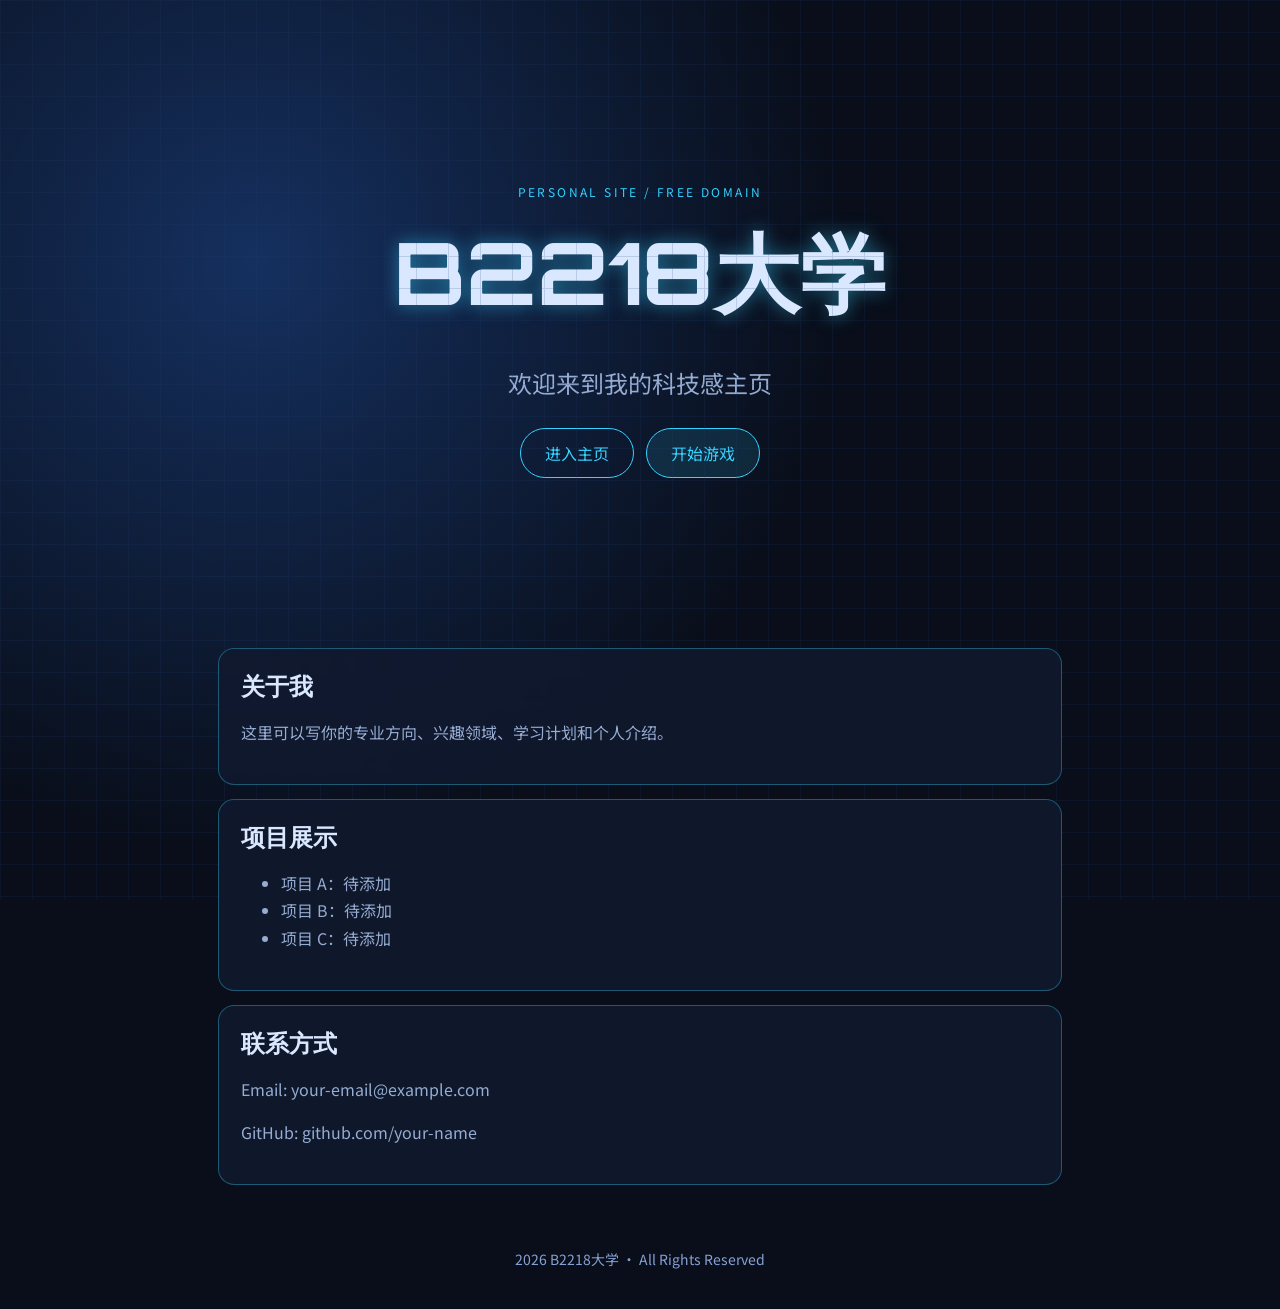
<file: index.html>
﻿<!doctype html>
<html lang="zh-CN">
<head>
  <meta charset="UTF-8" />
  <meta name="viewport" content="width=device-width, initial-scale=1.0" />
  <title>B2218大学</title>
  <meta name="description" content="B2218大学个人官网" />
  <link rel="preconnect" href="https://fonts.googleapis.com" />
  <link rel="preconnect" href="https://fonts.gstatic.com" crossorigin />
  <link href="https://fonts.googleapis.com/css2?family=Orbitron:wght@500;700&family=Noto+Sans+SC:wght@400;500;700&display=swap" rel="stylesheet" />
  <link rel="stylesheet" href="styles.css" />
</head>
<body>
  <div class="bg-grid"></div>
  <header class="hero">
    <p class="tag">PERSONAL SITE / FREE DOMAIN</p>
    <h1>B2218大学</h1>
    <p class="subtitle">欢迎来到我的科技感主页</p>
    <div class="hero-actions">
      <a class="cta" href="#about">进入主页</a>
      <a class="cta cta-solid" href="./game/">开始游戏</a>
    </div>
  </header>

  <main>
    <section id="about" class="card reveal">
      <h2>关于我</h2>
      <p>这里可以写你的专业方向、兴趣领域、学习计划和个人介绍。</p>
    </section>

    <section class="card reveal delay-1">
      <h2>项目展示</h2>
      <ul>
        <li>项目 A：待添加</li>
        <li>项目 B：待添加</li>
        <li>项目 C：待添加</li>
      </ul>
    </section>

    <section class="card reveal delay-2">
      <h2>联系方式</h2>
      <p>Email: your-email@example.com</p>
      <p>GitHub: github.com/your-name</p>
    </section>
  </main>

  <footer>
    <span id="year"></span> B2218大学 · All Rights Reserved
  </footer>

  <script src="script.js"></script>
</body>
</html>
</file>
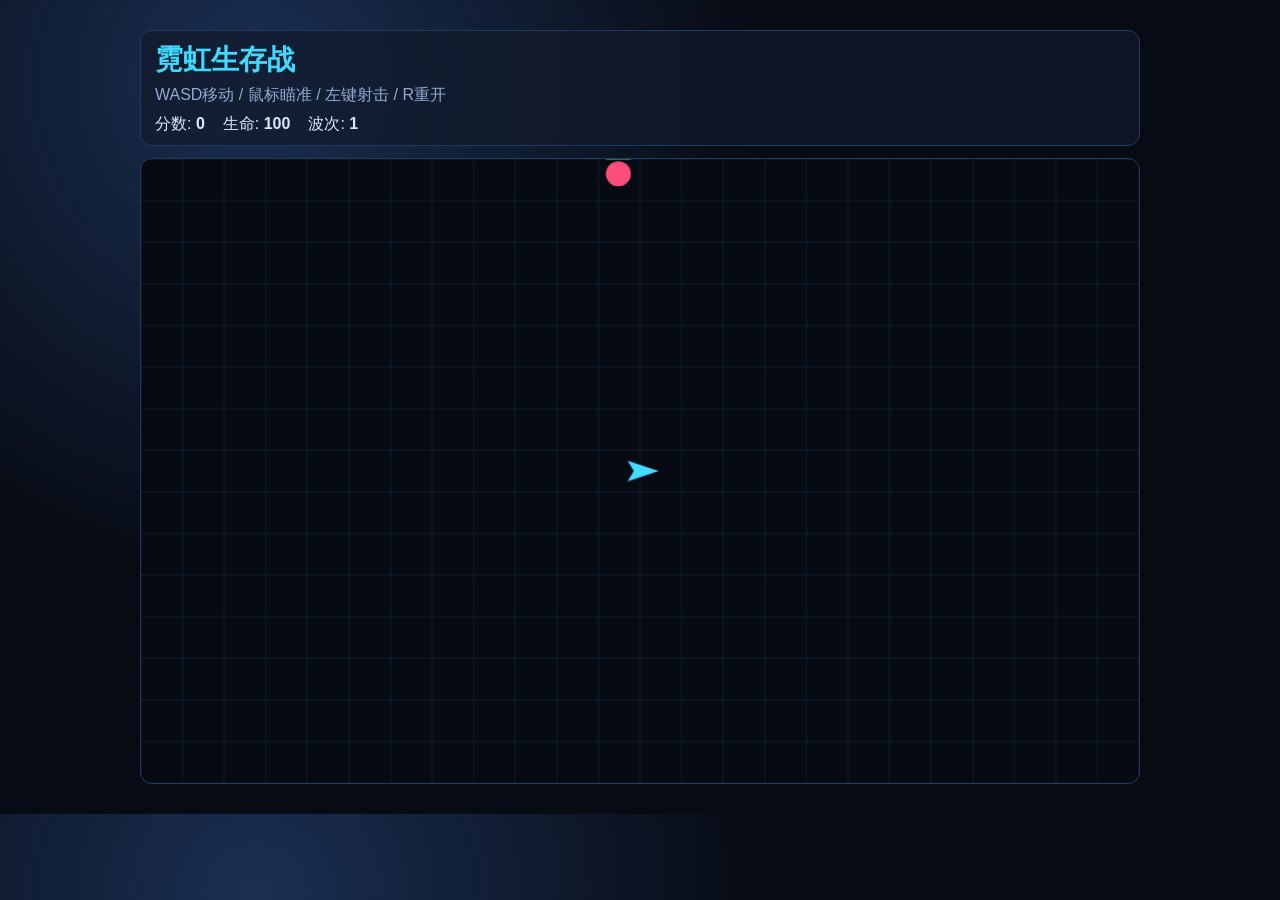
<file: game/index.html>
﻿<!doctype html>
<html lang="zh-CN">
<head>
  <meta charset="UTF-8" />
  <meta name="viewport" content="width=device-width, initial-scale=1.0" />
  <title>霓虹生存战</title>
  <link rel="stylesheet" href="styles.css" />
</head>
<body>
  <div class="wrap">
    <header>
      <h1>霓虹生存战</h1>
      <p>WASD移动 / 鼠标瞄准 / 左键射击 / R重开</p>
      <div class="hud">
        <span>分数: <b id="score">0</b></span>
        <span>生命: <b id="hp">100</b></span>
        <span>波次: <b id="wave">1</b></span>
      </div>
    </header>
    <canvas id="game" width="960" height="600"></canvas>
    <div id="overlay" class="overlay hidden">
      <h2 id="overTitle">游戏结束</h2>
      <p id="overText"></p>
      <button id="restart">重新开始</button>
    </div>
  </div>
  <script src="game.js"></script>
</body>
</html>
</file>
<file: styles.css>
﻿:root {
  --bg: #090e1a;
  --panel: #111a2f;
  --line: #27416f;
  --text: #d9e7ff;
  --muted: #96acd2;
  --accent: #35d3ff;
}

* {
  box-sizing: border-box;
}

body {
  margin: 0;
  font-family: "Noto Sans SC", sans-serif;
  color: var(--text);
  background: radial-gradient(circle at 20% 20%, #15305f 0%, var(--bg) 40%), var(--bg);
  min-height: 100vh;
  overflow-x: hidden;
}

.bg-grid {
  position: fixed;
  inset: 0;
  background-image: linear-gradient(var(--line) 1px, transparent 1px), linear-gradient(90deg, var(--line) 1px, transparent 1px);
  background-size: 32px 32px;
  opacity: 0.17;
  pointer-events: none;
}

.hero {
  min-height: 72vh;
  display: grid;
  place-content: center;
  text-align: center;
  padding: 32px 20px;
}

.tag {
  color: var(--accent);
  letter-spacing: 0.2em;
  font-size: 12px;
}

h1 {
  margin: 6px 0;
  font-family: "Orbitron", sans-serif;
  font-size: clamp(42px, 10vw, 86px);
  text-shadow: 0 0 18px rgba(53, 211, 255, 0.5);
}

.subtitle {
  color: var(--muted);
  font-size: clamp(16px, 2.7vw, 24px);
  margin-bottom: 28px;
}

.hero-actions {
  display: flex;
  justify-content: center;
  gap: 12px;
  flex-wrap: wrap;
}

.cta {
  display: inline-block;
  padding: 12px 24px;
  border-radius: 999px;
  border: 1px solid var(--accent);
  color: var(--accent);
  text-decoration: none;
  transition: 0.25s;
}

.cta:hover {
  background: var(--accent);
  color: #001221;
  box-shadow: 0 0 20px rgba(53, 211, 255, 0.45);
}

.cta-solid {
  background: rgba(53, 211, 255, 0.12);
}

main {
  max-width: 880px;
  margin: 0 auto;
  padding: 0 18px 36px;
  display: grid;
  gap: 14px;
}

.card {
  background: rgba(17, 26, 47, 0.84);
  border: 1px solid rgba(53, 211, 255, 0.35);
  border-radius: 16px;
  padding: 22px;
  backdrop-filter: blur(4px);
}

.card h2 {
  font-family: "Orbitron", sans-serif;
  margin: 0 0 12px;
  font-size: 24px;
}

.card p,
.card li {
  color: var(--muted);
  line-height: 1.7;
}

footer {
  padding: 28px 12px 40px;
  text-align: center;
  color: #86a2d4;
  font-size: 14px;
}

.reveal {
  opacity: 0;
  transform: translateY(14px);
  transition: opacity 0.6s ease, transform 0.6s ease;
}

.reveal.show {
  opacity: 1;
  transform: translateY(0);
}

.delay-1 {
  transition-delay: 0.12s;
}

.delay-2 {
  transition-delay: 0.24s;
}

@media (max-width: 640px) {
  .hero {
    min-height: 62vh;
  }

  .card {
    padding: 18px;
  }
}
</file>
<file: game/styles.css>
﻿:root {
  --bg: #070b14;
  --panel: #111a2b;
  --line: #233a60;
  --text: #dbe7ff;
  --accent: #41d9ff;
  --danger: #ff4d7a;
}
* { box-sizing: border-box; }
body {
  margin: 0;
  font-family: "Segoe UI", "Noto Sans SC", sans-serif;
  background: radial-gradient(circle at 20% 10%, #1a2f52 0%, var(--bg) 40%), var(--bg);
  color: var(--text);
}
.wrap {
  max-width: 1024px;
  margin: 18px auto;
  padding: 12px;
}
header {
  background: rgba(17,26,43,.75);
  border: 1px solid var(--line);
  border-radius: 12px;
  padding: 10px 14px;
  margin-bottom: 12px;
}
h1 { margin: 0; font-size: 28px; color: var(--accent); }
header p { margin: 6px 0 0; color: #93a9ce; }
.hud {
  margin-top: 8px;
  display: flex;
  gap: 18px;
  font-size: 16px;
}
canvas {
  width: 100%;
  border-radius: 12px;
  border: 1px solid var(--line);
  background: #060a12;
  display: block;
}
.overlay {
  position: fixed;
  inset: 0;
  background: rgba(0,0,0,.65);
  display: grid;
  place-content: center;
  text-align: center;
  padding: 16px;
}
.overlay h2 { margin: 0 0 8px; font-size: 40px; color: var(--danger); }
.overlay p { margin: 0 0 16px; font-size: 18px; }
.overlay button {
  padding: 10px 18px;
  border-radius: 999px;
  border: 1px solid var(--accent);
  background: transparent;
  color: var(--accent);
  cursor: pointer;
}
.hidden { display: none; }
@media (max-width: 700px) {
  .hud { gap: 12px; font-size: 14px; flex-wrap: wrap; }
  h1 { font-size: 22px; }
}
</file>
